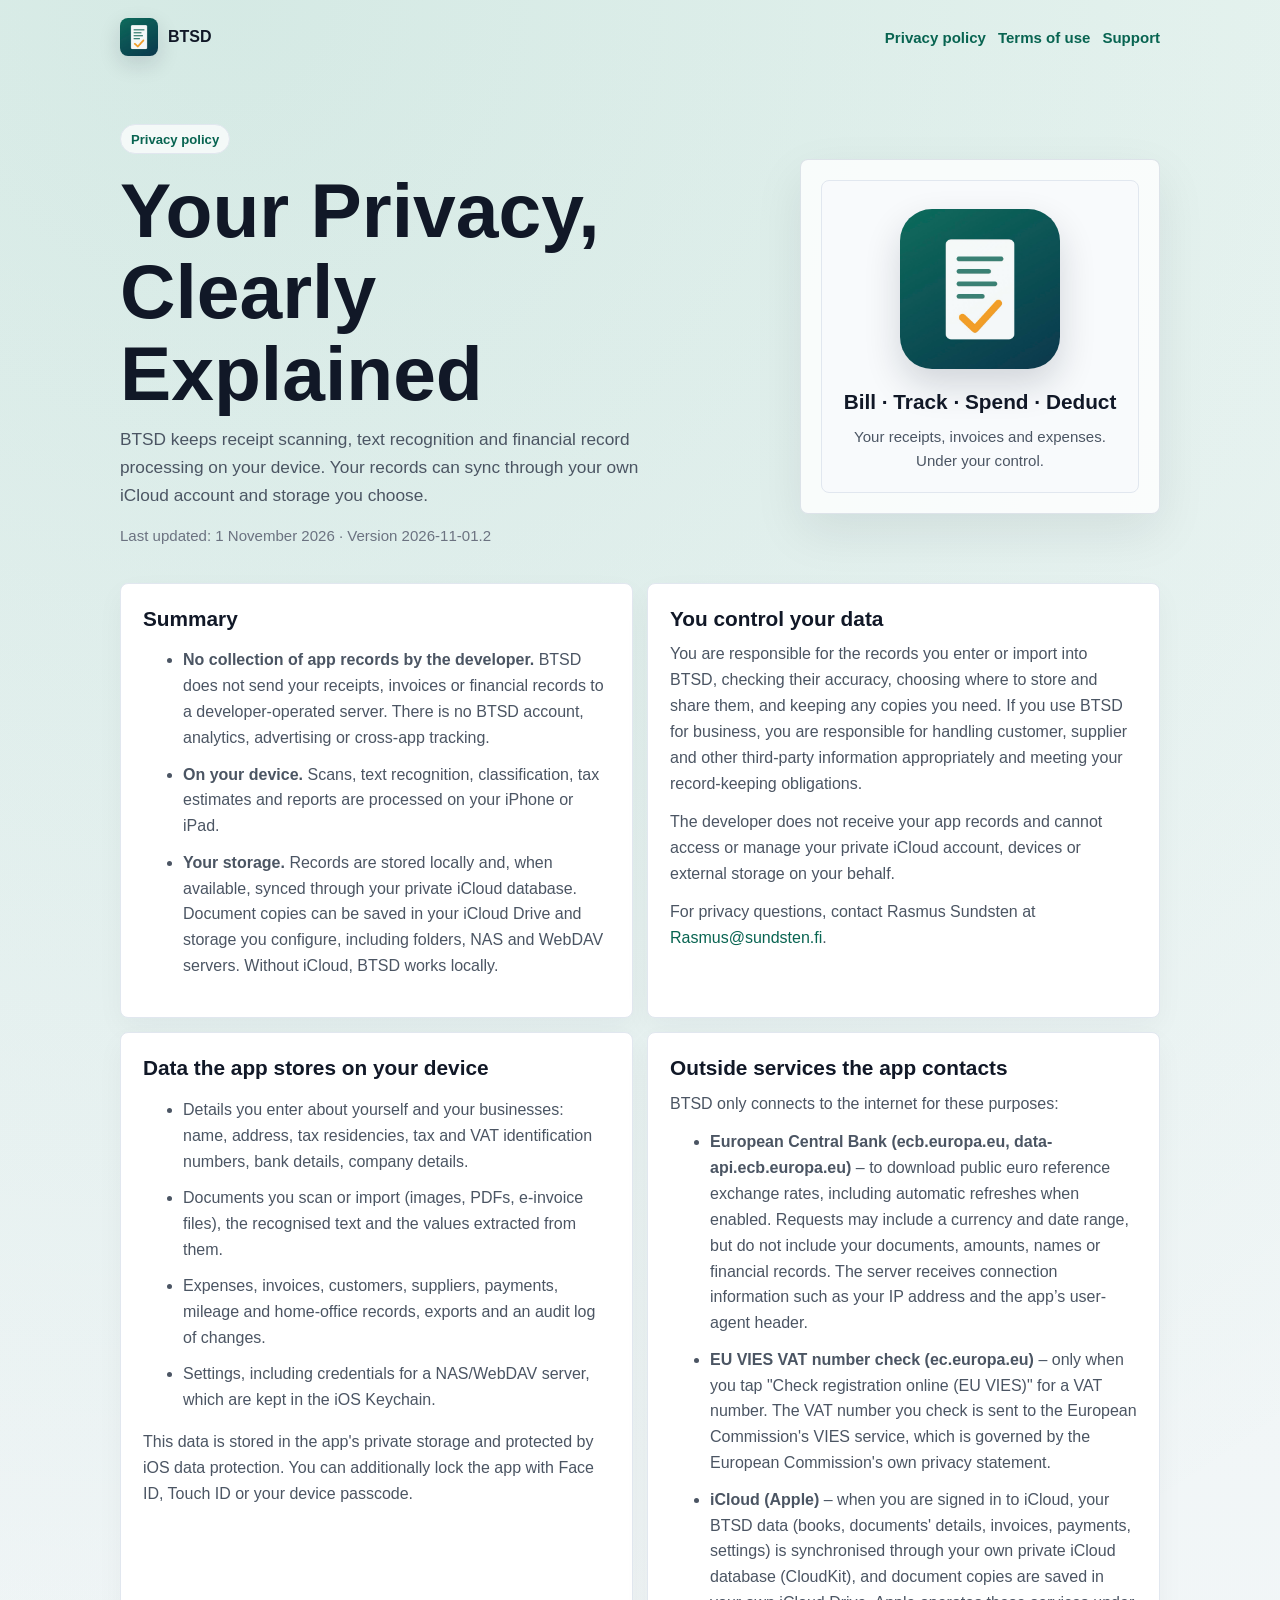
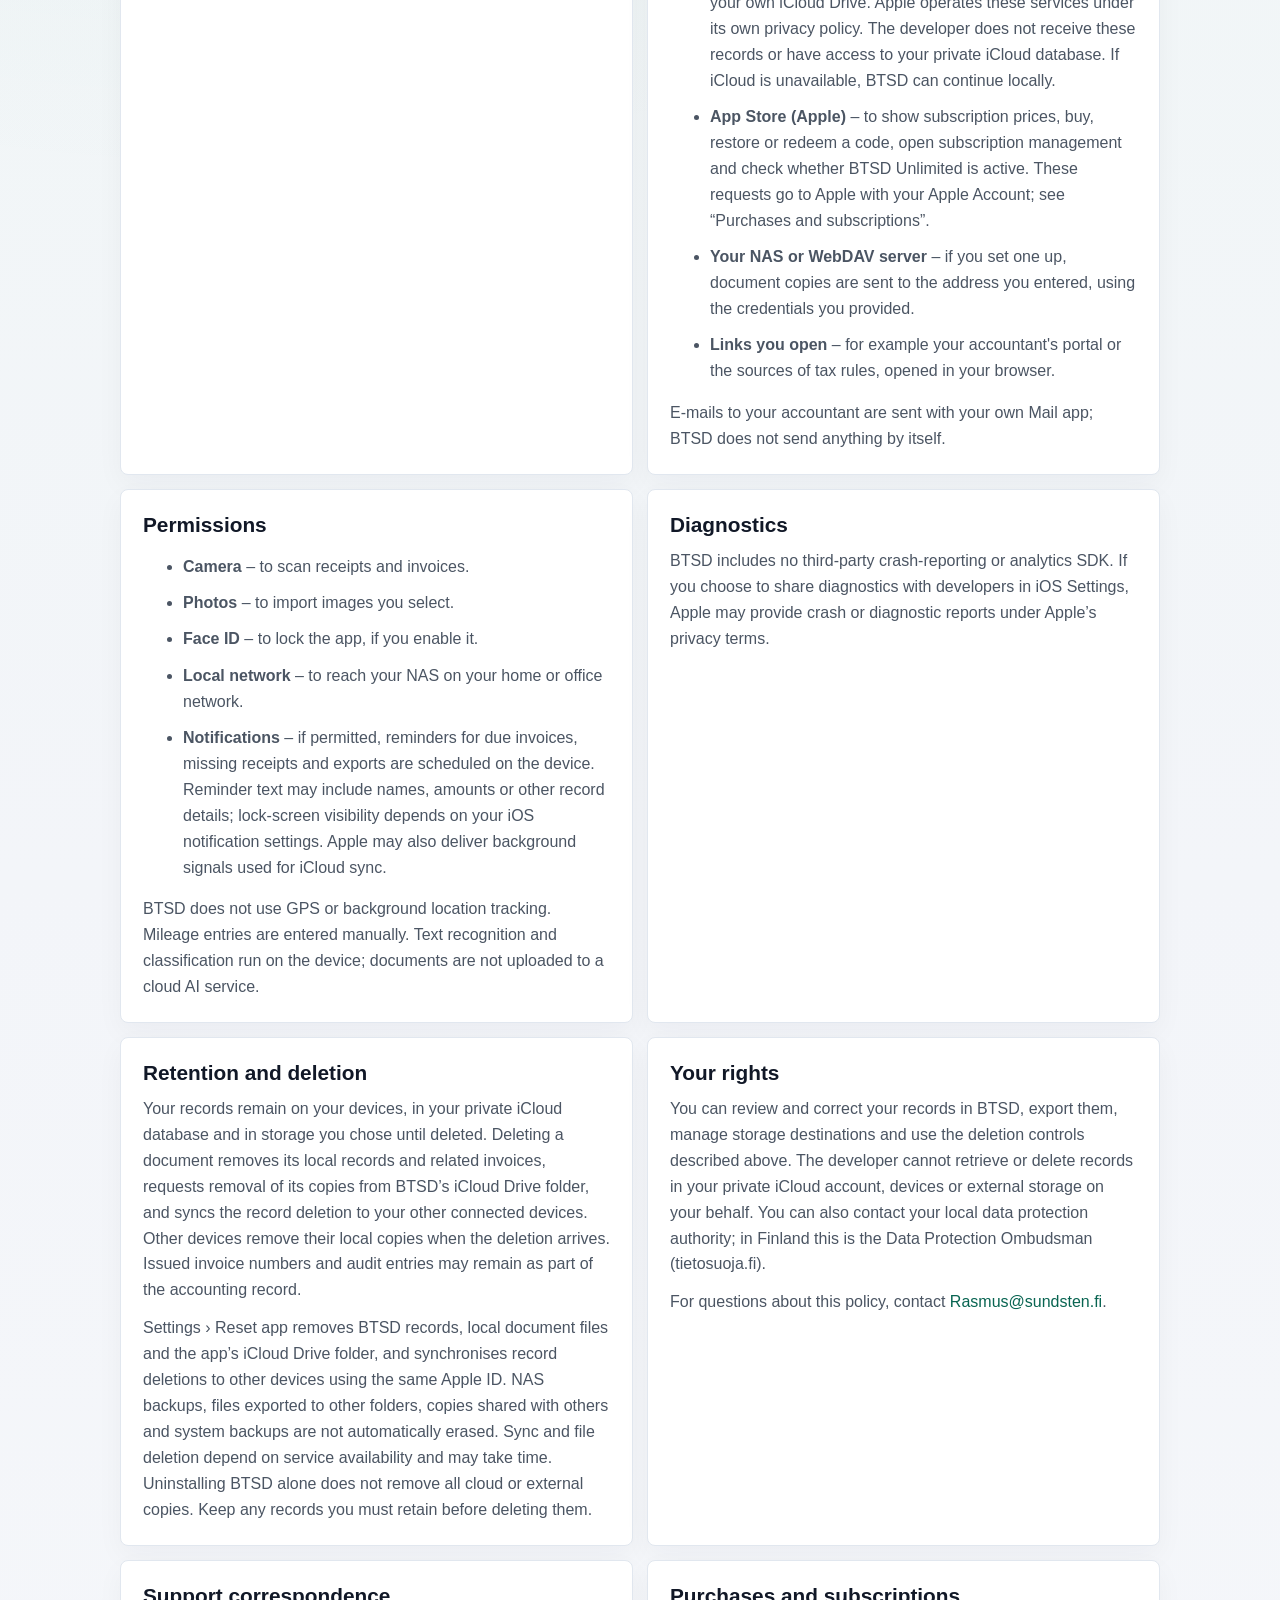
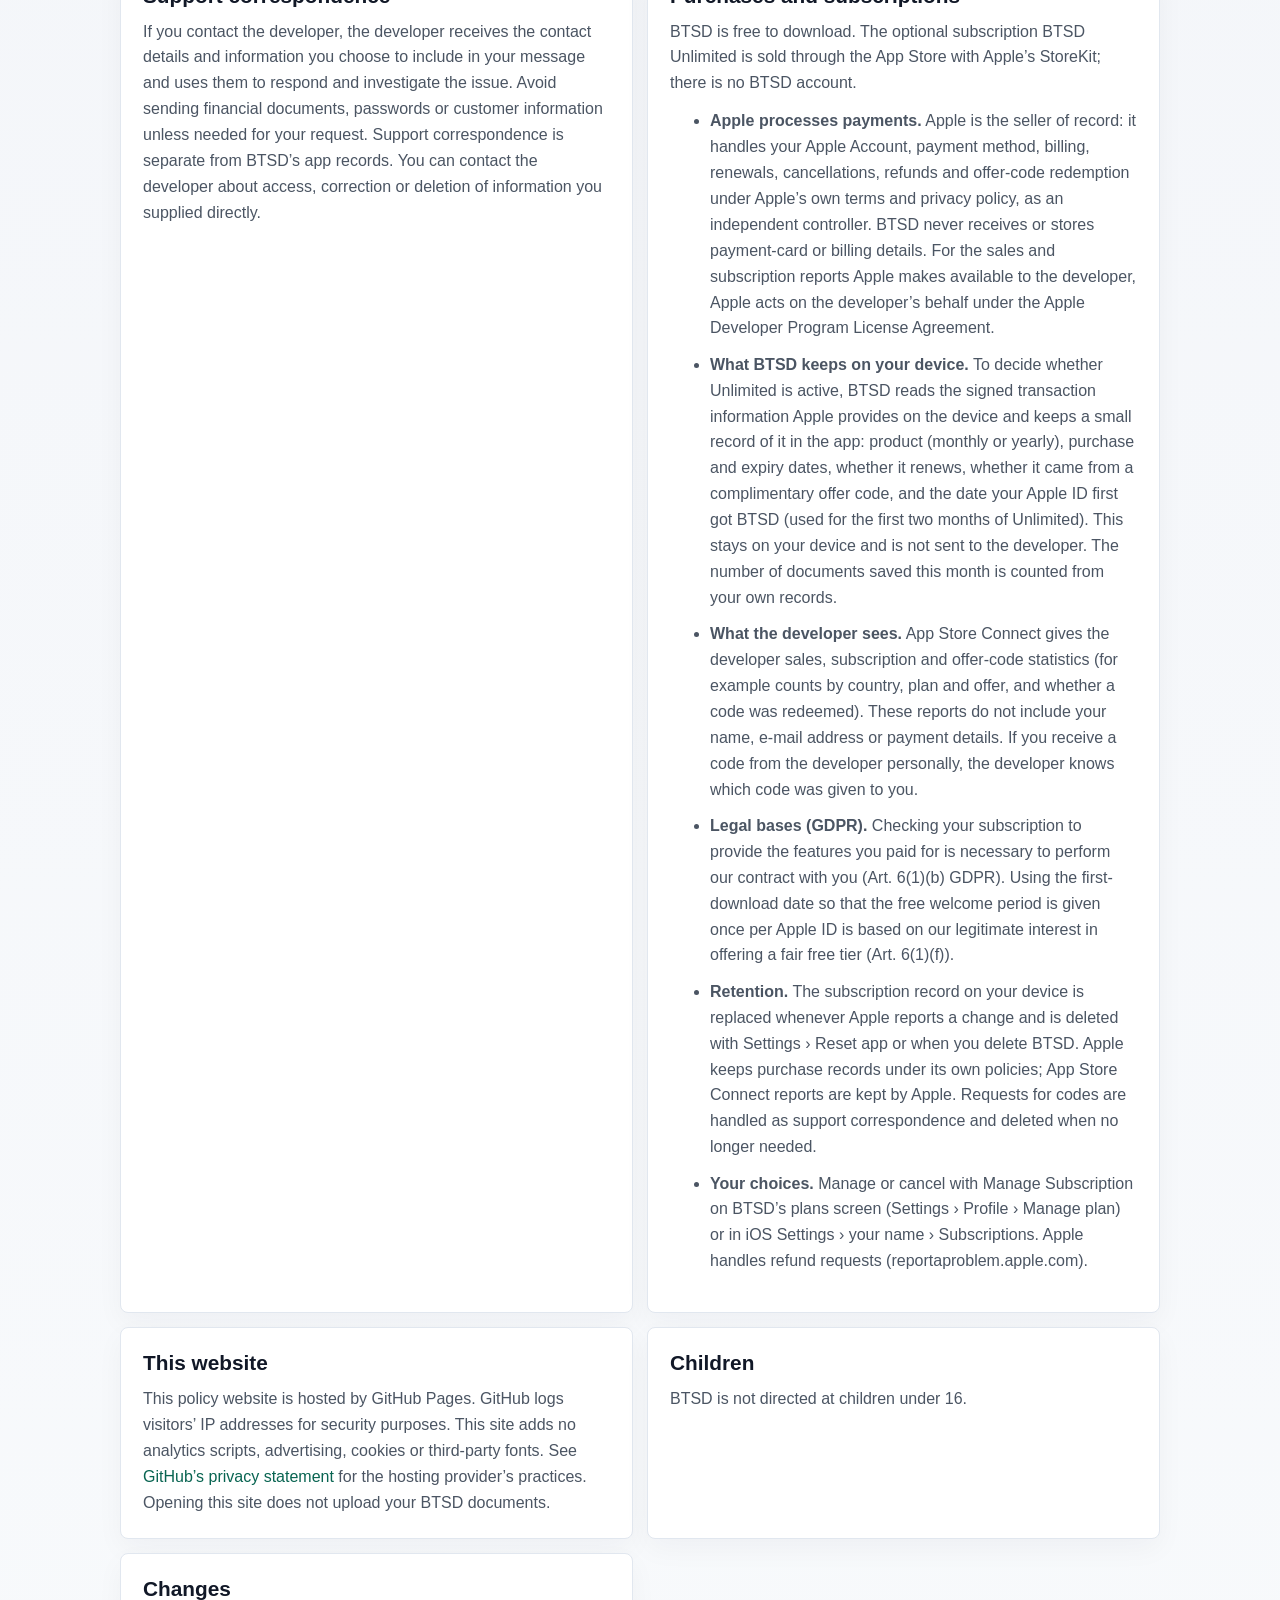
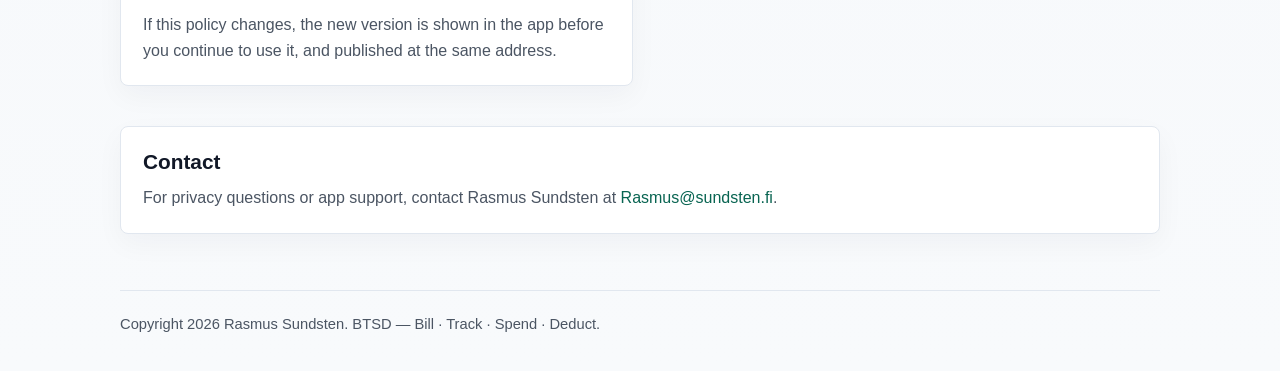
<file: index.html>
<!doctype html>
<html lang="en"><head>
<meta charset="utf-8"><meta name="viewport" content="width=device-width, initial-scale=1">
<meta name="description" content="BTSD keeps receipt scanning, text recognition and financial record processing on your device. Your records can sync through your own iCloud account and storage you choose.">
<title>BTSD · Your Privacy, Clearly Explained</title><link rel="icon" type="image/png" href="./assets/btsd-icon.png">
<link rel="stylesheet" href="./styles.css"></head><body>
<header class="shell nav"><a class="brand" href="./"><img src="./assets/btsd-icon.png" alt=""><span>BTSD</span></a>
<nav class="nav-links" aria-label="Main navigation"><a href="./privacy-policy/">Privacy policy</a><a href="./terms.html">Terms of use</a><a href="./support/">Support</a></nav></header>
<main><section class="shell hero"><div class="hero-copy"><span class="pill">Privacy policy</span>
<h1>Your Privacy, Clearly Explained</h1><p class="lead">BTSD keeps receipt scanning, text recognition and financial record processing on your device. Your records can sync through your own iCloud account and storage you choose.</p><p class="meta">Last updated: 1 November 2026 · Version 2026-11-01.2</p></div>
<aside class="device" aria-label="BTSD app icon"><div class="device-screen"><img class="app-icon" src="./assets/btsd-icon.png" alt="BTSD app icon"><h2>Bill · Track · Spend · Deduct</h2><p>Your receipts, invoices and expenses.<br>Under your control.</p></div></aside></section>
<section class="shell policy-grid"><div class="grid"><article class="card"><h2>Summary</h2><ul>
<li><strong>No collection of app records by the developer.</strong> BTSD does not send your receipts, invoices or financial records to a developer-operated server. There is no BTSD account, analytics, advertising or cross-app tracking.</li>
<li><strong>On your device.</strong> Scans, text recognition, classification, tax estimates and reports are processed on your iPhone or iPad.</li>
<li><strong>Your storage.</strong> Records are stored locally and, when available, synced through your private iCloud database. Document copies can be saved in your iCloud Drive and storage you configure, including folders, NAS and WebDAV servers. Without iCloud, BTSD works locally.</li>
</ul></article>
<article class="card"><h2>You control your data</h2><p>You are responsible for the records you enter or import into BTSD, checking their accuracy, choosing where to store and share them, and keeping any copies you need. If you use BTSD for business, you are responsible for handling customer, supplier and other third-party information appropriately and meeting your record-keeping obligations.</p>
<p>The developer does not receive your app records and cannot access or manage your private iCloud account, devices or external storage on your behalf.</p>
<p>For privacy questions, contact Rasmus Sundsten at <a href="mailto:Rasmus@sundsten.fi">Rasmus@sundsten.fi</a>.</p></article>
<article class="card"><h2>Data the app stores on your device</h2><ul>
<li>Details you enter about yourself and your businesses: name, address, tax residencies, tax and VAT identification numbers, bank details, company details.</li>
<li>Documents you scan or import (images, PDFs, e-invoice files), the recognised text and the values extracted from them.</li>
<li>Expenses, invoices, customers, suppliers, payments, mileage and home-office records, exports and an audit log of changes.</li>
<li>Settings, including credentials for a NAS/WebDAV server, which are kept in the iOS Keychain.</li>
</ul>
<p>This data is stored in the app&#x27;s private storage and protected by iOS data protection. You can additionally lock the app with Face ID, Touch ID or your device passcode.</p></article>
<article class="card"><h2>Outside services the app contacts</h2><p>BTSD only connects to the internet for these purposes:</p>
<ul>
<li><strong>European Central Bank (ecb.europa.eu, data-api.ecb.europa.eu)</strong> – to download public euro reference exchange rates, including automatic refreshes when enabled. Requests may include a currency and date range, but do not include your documents, amounts, names or financial records. The server receives connection information such as your IP address and the app’s user-agent header.</li>
<li><strong>EU VIES VAT number check (ec.europa.eu)</strong> – only when you tap &quot;Check registration online (EU VIES)&quot; for a VAT number. The VAT number you check is sent to the European Commission&#x27;s VIES service, which is governed by the European Commission&#x27;s own privacy statement.</li>
<li><strong>iCloud (Apple)</strong> – when you are signed in to iCloud, your BTSD data (books, documents&#x27; details, invoices, payments, settings) is synchronised through your own private iCloud database (CloudKit), and document copies are saved in your own iCloud Drive. Apple operates these services under its own privacy policy. The developer does not receive these records or have access to your private iCloud database. If iCloud is unavailable, BTSD can continue locally.</li>
<li><strong>App Store (Apple)</strong> – to show subscription prices, buy, restore or redeem a code, open subscription management and check whether BTSD Unlimited is active. These requests go to Apple with your Apple Account; see “Purchases and subscriptions”.</li>
<li><strong>Your NAS or WebDAV server</strong> – if you set one up, document copies are sent to the address you entered, using the credentials you provided.</li>
<li><strong>Links you open</strong> – for example your accountant&#x27;s portal or the sources of tax rules, opened in your browser.</li>
</ul>
<p>E-mails to your accountant are sent with your own Mail app; BTSD does not send anything by itself.</p></article>
<article class="card"><h2>Permissions</h2><ul>
<li><strong>Camera</strong> – to scan receipts and invoices.</li>
<li><strong>Photos</strong> – to import images you select.</li>
<li><strong>Face ID</strong> – to lock the app, if you enable it.</li>
<li><strong>Local network</strong> – to reach your NAS on your home or office network.</li>
<li><strong>Notifications</strong> – if permitted, reminders for due invoices, missing receipts and exports are scheduled on the device. Reminder text may include names, amounts or other record details; lock-screen visibility depends on your iOS notification settings. Apple may also deliver background signals used for iCloud sync.</li>
</ul>
<p>BTSD does not use GPS or background location tracking. Mileage entries are entered manually. Text recognition and classification run on the device; documents are not uploaded to a cloud AI service.</p></article>
<article class="card"><h2>Diagnostics</h2><p>BTSD includes no third-party crash-reporting or analytics SDK. If you choose to share diagnostics with developers in iOS Settings, Apple may provide crash or diagnostic reports under Apple’s privacy terms.</p></article>
<article class="card"><h2>Retention and deletion</h2><p>Your records remain on your devices, in your private iCloud database and in storage you chose until deleted. Deleting a document removes its local records and related invoices, requests removal of its copies from BTSD’s iCloud Drive folder, and syncs the record deletion to your other connected devices. Other devices remove their local copies when the deletion arrives. Issued invoice numbers and audit entries may remain as part of the accounting record.</p>
<p>Settings › Reset app removes BTSD records, local document files and the app’s iCloud Drive folder, and synchronises record deletions to other devices using the same Apple ID. NAS backups, files exported to other folders, copies shared with others and system backups are not automatically erased. Sync and file deletion depend on service availability and may take time. Uninstalling BTSD alone does not remove all cloud or external copies. Keep any records you must retain before deleting them.</p></article>
<article class="card"><h2>Your rights</h2><p>You can review and correct your records in BTSD, export them, manage storage destinations and use the deletion controls described above. The developer cannot retrieve or delete records in your private iCloud account, devices or external storage on your behalf. You can also contact your local data protection authority; in Finland this is the Data Protection Ombudsman (tietosuoja.fi).</p>
<p>For questions about this policy, contact <a href="mailto:Rasmus@sundsten.fi">Rasmus@sundsten.fi</a>.</p></article>
<article class="card"><h2>Support correspondence</h2><p>If you contact the developer, the developer receives the contact details and information you choose to include in your message and uses them to respond and investigate the issue. Avoid sending financial documents, passwords or customer information unless needed for your request. Support correspondence is separate from BTSD’s app records. You can contact the developer about access, correction or deletion of information you supplied directly.</p></article>
<article class="card"><h2>Purchases and subscriptions</h2><p>BTSD is free to download. The optional subscription BTSD Unlimited is sold through the App Store with Apple’s StoreKit; there is no BTSD account.</p>
<ul>
<li><strong>Apple processes payments.</strong> Apple is the seller of record: it handles your Apple Account, payment method, billing, renewals, cancellations, refunds and offer-code redemption under Apple’s own terms and privacy policy, as an independent controller. BTSD never receives or stores payment-card or billing details. For the sales and subscription reports Apple makes available to the developer, Apple acts on the developer’s behalf under the Apple Developer Program License Agreement.</li>
<li><strong>What BTSD keeps on your device.</strong> To decide whether Unlimited is active, BTSD reads the signed transaction information Apple provides on the device and keeps a small record of it in the app: product (monthly or yearly), purchase and expiry dates, whether it renews, whether it came from a complimentary offer code, and the date your Apple ID first got BTSD (used for the first two months of Unlimited). This stays on your device and is not sent to the developer. The number of documents saved this month is counted from your own records.</li>
<li><strong>What the developer sees.</strong> App Store Connect gives the developer sales, subscription and offer-code statistics (for example counts by country, plan and offer, and whether a code was redeemed). These reports do not include your name, e-mail address or payment details. If you receive a code from the developer personally, the developer knows which code was given to you.</li>
<li><strong>Legal bases (GDPR).</strong> Checking your subscription to provide the features you paid for is necessary to perform our contract with you (Art. 6(1)(b) GDPR). Using the first-download date so that the free welcome period is given once per Apple ID is based on our legitimate interest in offering a fair free tier (Art. 6(1)(f)).</li>
<li><strong>Retention.</strong> The subscription record on your device is replaced whenever Apple reports a change and is deleted with Settings › Reset app or when you delete BTSD. Apple keeps purchase records under its own policies; App Store Connect reports are kept by Apple. Requests for codes are handled as support correspondence and deleted when no longer needed.</li>
<li><strong>Your choices.</strong> Manage or cancel with Manage Subscription on BTSD’s plans screen (Settings › Profile › Manage plan) or in iOS Settings › your name › Subscriptions. Apple handles refund requests (reportaproblem.apple.com).</li>
</ul></article>
<article class="card"><h2>This website</h2><p>This policy website is hosted by GitHub Pages. GitHub logs visitors’ IP addresses for security purposes. This site adds no analytics scripts, advertising, cookies or third-party fonts. See <a href="https://docs.github.com/en/site-policy/privacy-policies/github-general-privacy-statement">GitHub’s privacy statement</a> for the hosting provider’s practices. Opening this site does not upload your BTSD documents.</p></article>
<article class="card"><h2>Children</h2><p>BTSD is not directed at children under 16.</p></article>
<article class="card"><h2>Changes</h2><p>If this policy changes, the new version is shown in the app before you continue to use it, and published at the same address.</p></article></div></section>
<section class="shell contact"><article class="card"><h2>Contact</h2><p>For privacy questions or app support, contact Rasmus Sundsten at <a href="mailto:Rasmus@sundsten.fi">Rasmus@sundsten.fi</a>.</p></article></section></main>
<footer class="shell footer"><p>Copyright 2026 Rasmus Sundsten. BTSD — Bill · Track · Spend · Deduct.</p></footer></body></html>
</file>
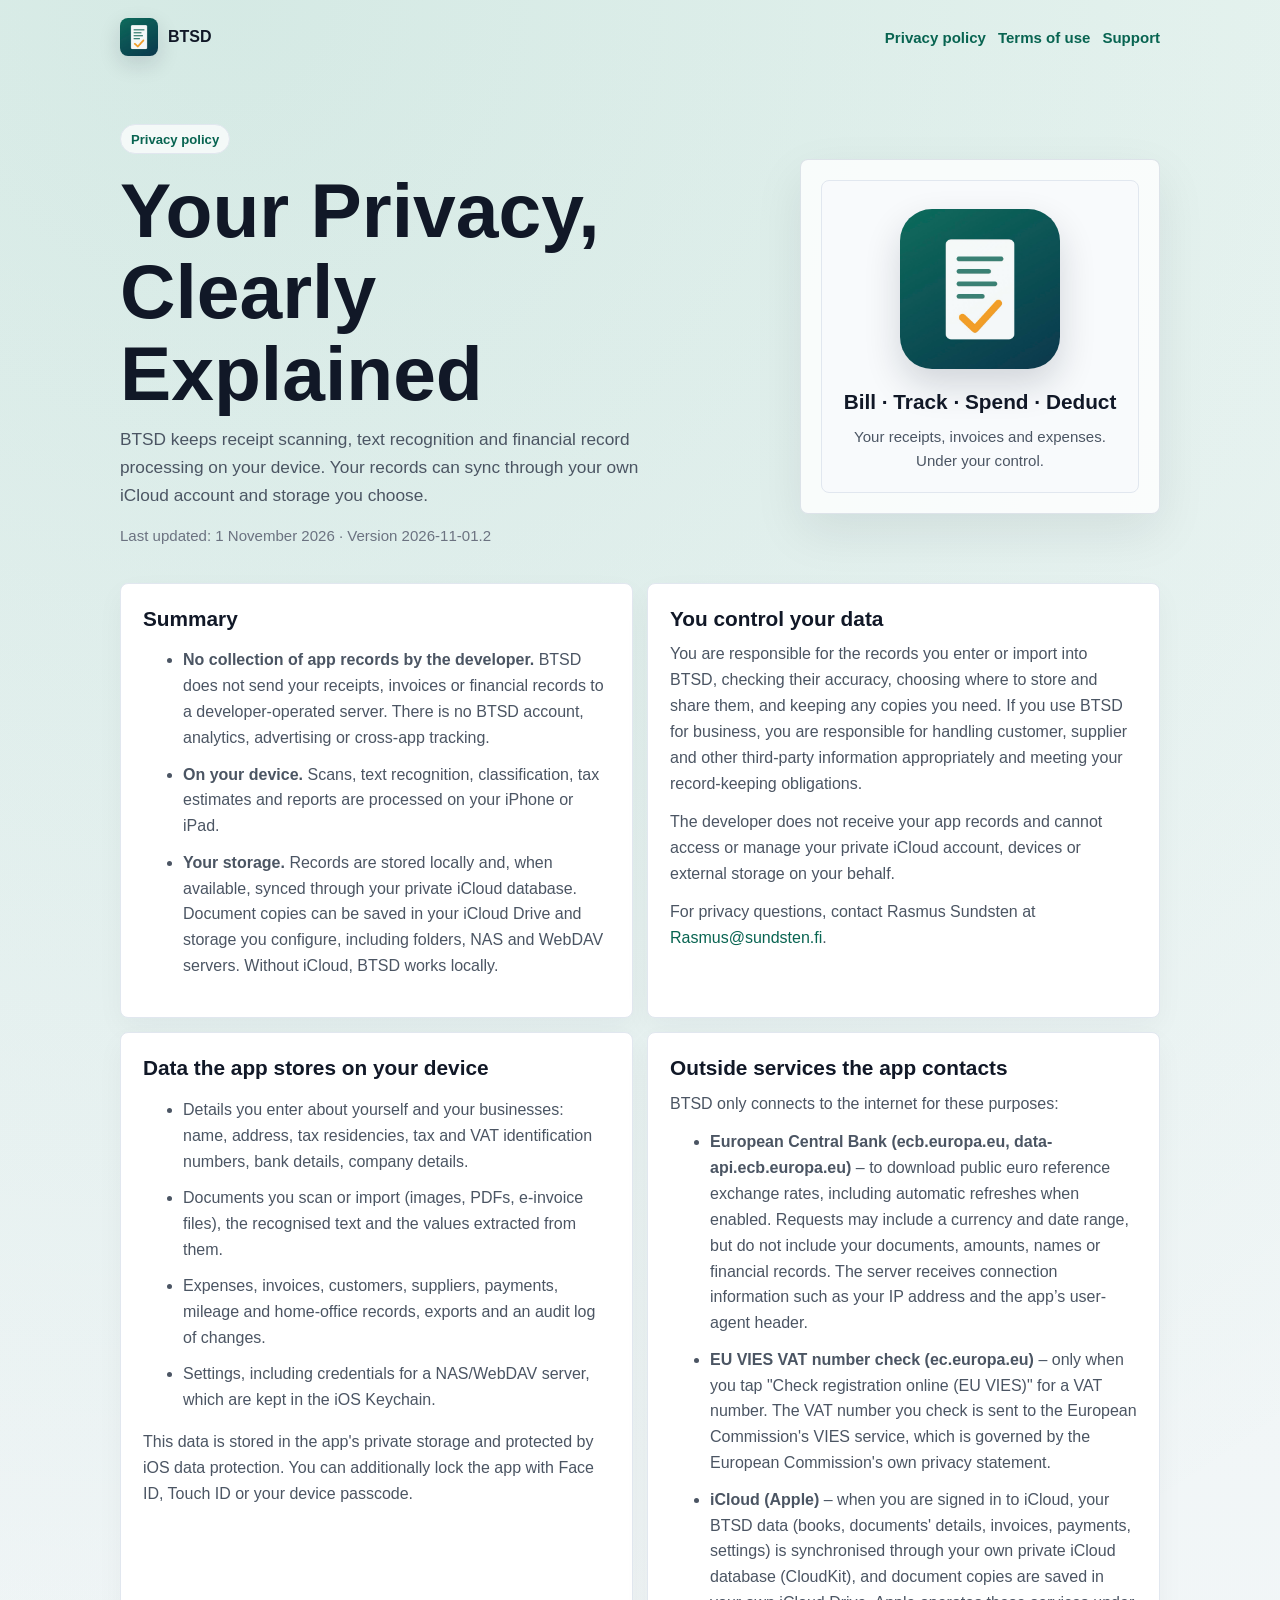
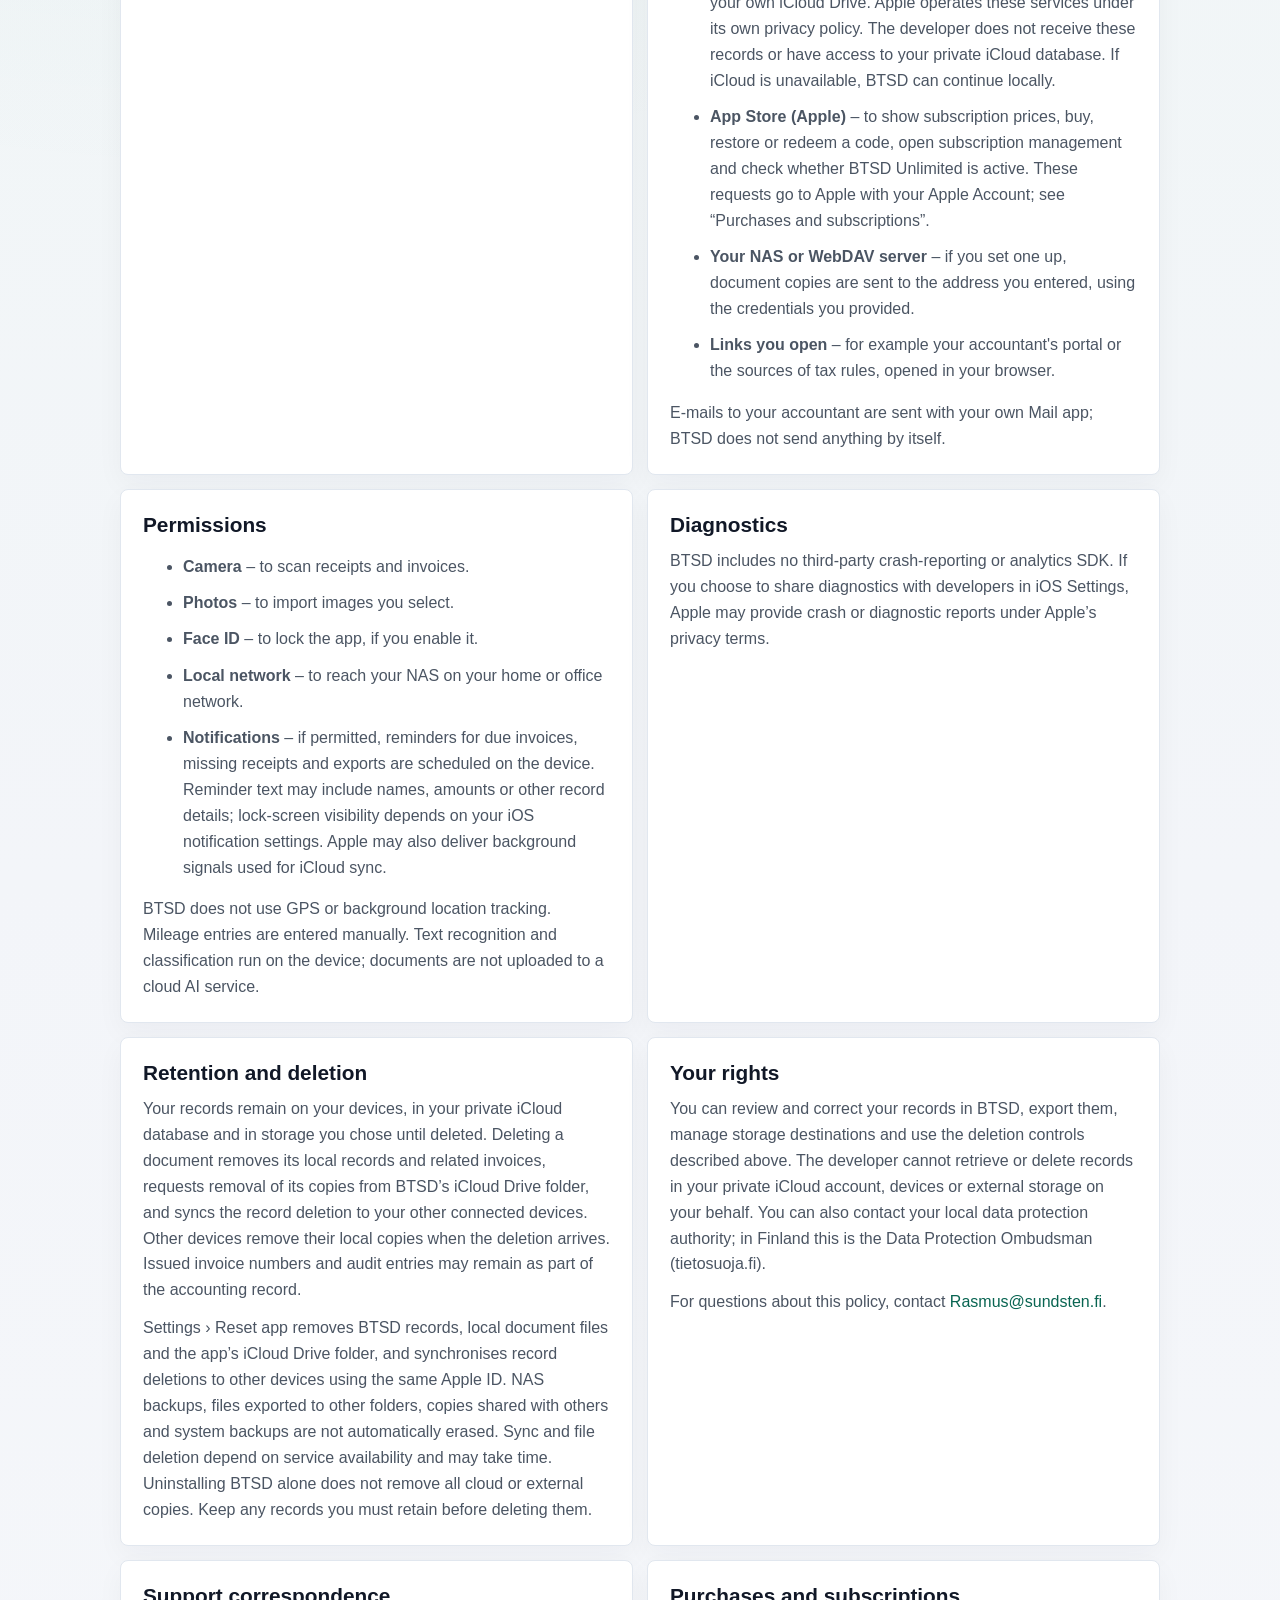
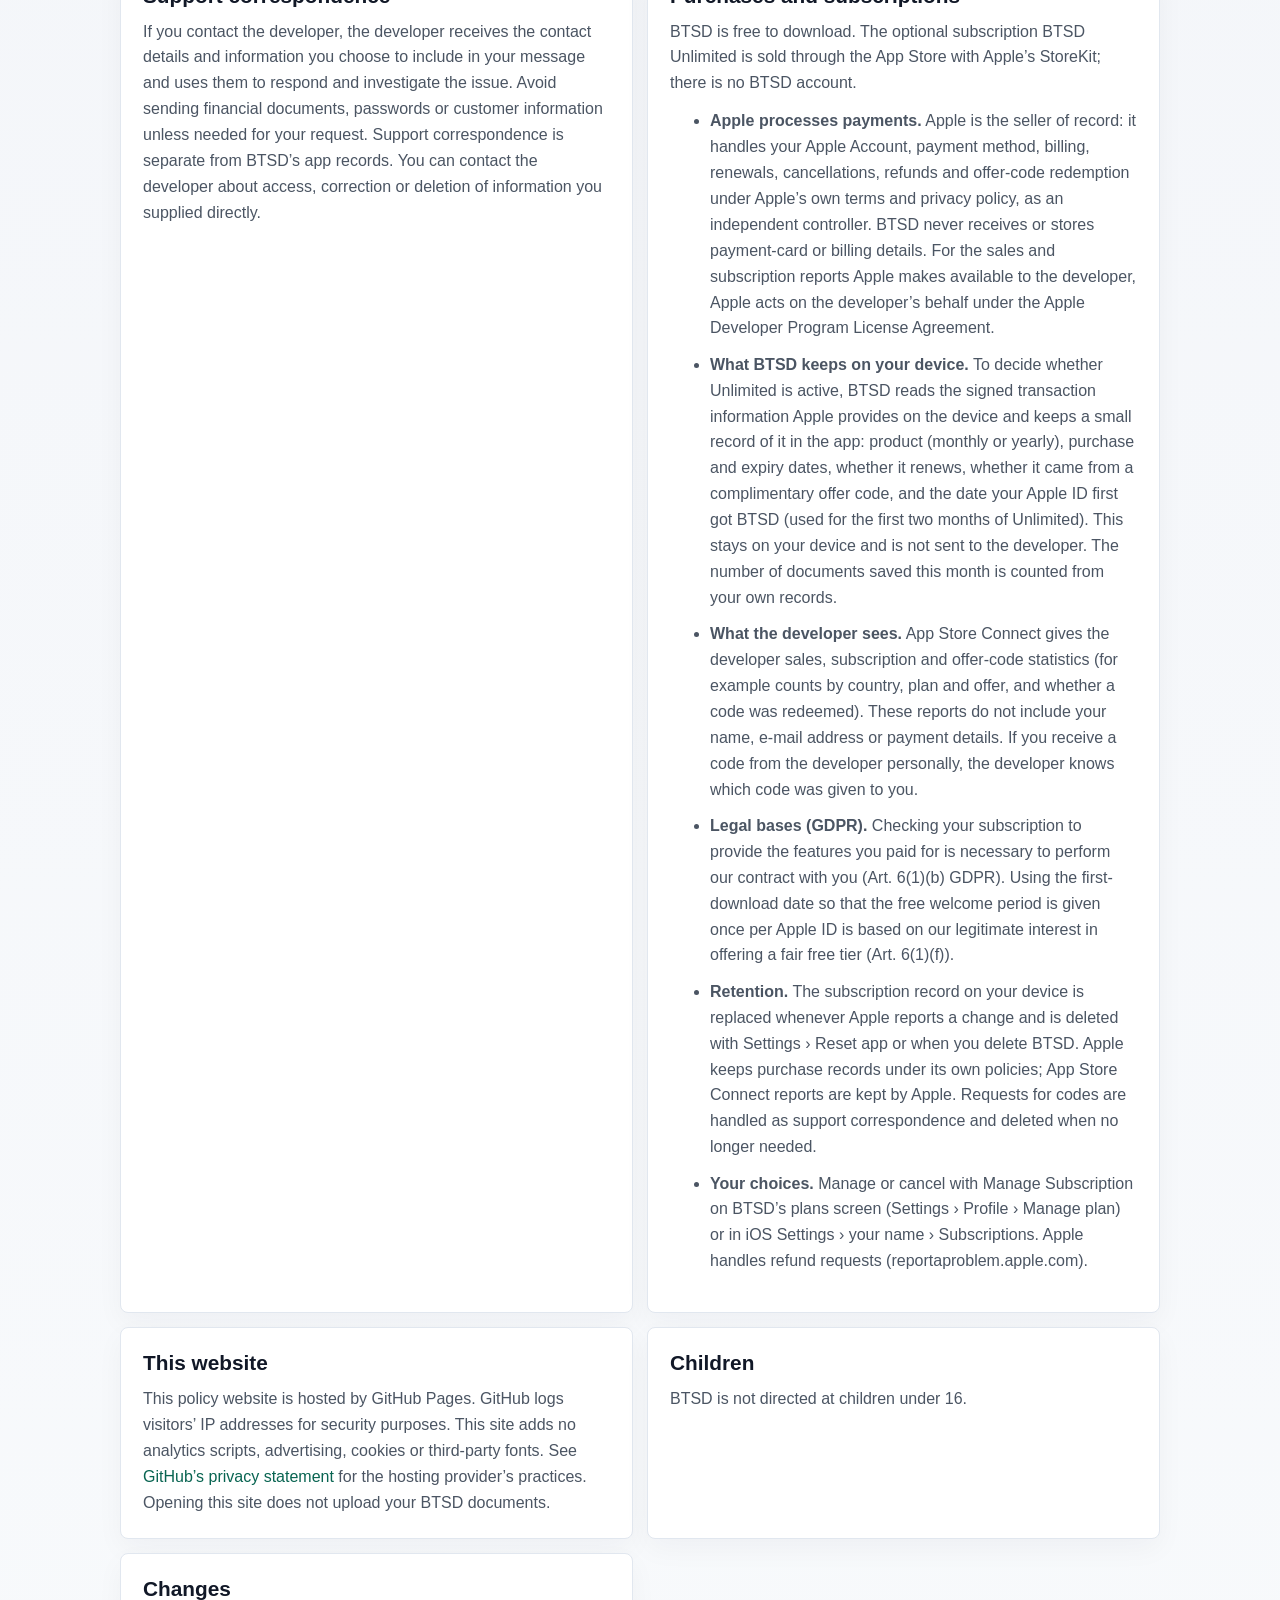
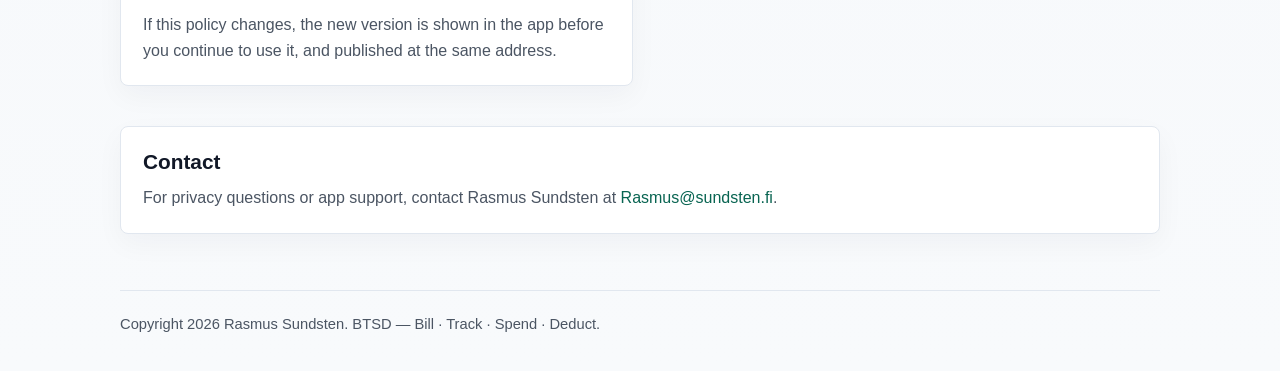
<file: privacy-policy/index.html>
<!doctype html>
<html lang="en"><head>
<meta charset="utf-8"><meta name="viewport" content="width=device-width, initial-scale=1">
<meta name="description" content="BTSD keeps receipt scanning, text recognition and financial record processing on your device. Your records can sync through your own iCloud account and storage you choose.">
<title>BTSD · Your Privacy, Clearly Explained</title><link rel="icon" type="image/png" href="../assets/btsd-icon.png">
<link rel="stylesheet" href="../styles.css"></head><body>
<header class="shell nav"><a class="brand" href="../"><img src="../assets/btsd-icon.png" alt=""><span>BTSD</span></a>
<nav class="nav-links" aria-label="Main navigation"><a href="../privacy-policy/">Privacy policy</a><a href="../terms.html">Terms of use</a><a href="../support/">Support</a></nav></header>
<main><section class="shell hero"><div class="hero-copy"><span class="pill">Privacy policy</span>
<h1>Your Privacy, Clearly Explained</h1><p class="lead">BTSD keeps receipt scanning, text recognition and financial record processing on your device. Your records can sync through your own iCloud account and storage you choose.</p><p class="meta">Last updated: 1 November 2026 · Version 2026-11-01.2</p></div>
<aside class="device" aria-label="BTSD app icon"><div class="device-screen"><img class="app-icon" src="../assets/btsd-icon.png" alt="BTSD app icon"><h2>Bill · Track · Spend · Deduct</h2><p>Your receipts, invoices and expenses.<br>Under your control.</p></div></aside></section>
<section class="shell policy-grid"><div class="grid"><article class="card"><h2>Summary</h2><ul>
<li><strong>No collection of app records by the developer.</strong> BTSD does not send your receipts, invoices or financial records to a developer-operated server. There is no BTSD account, analytics, advertising or cross-app tracking.</li>
<li><strong>On your device.</strong> Scans, text recognition, classification, tax estimates and reports are processed on your iPhone or iPad.</li>
<li><strong>Your storage.</strong> Records are stored locally and, when available, synced through your private iCloud database. Document copies can be saved in your iCloud Drive and storage you configure, including folders, NAS and WebDAV servers. Without iCloud, BTSD works locally.</li>
</ul></article>
<article class="card"><h2>You control your data</h2><p>You are responsible for the records you enter or import into BTSD, checking their accuracy, choosing where to store and share them, and keeping any copies you need. If you use BTSD for business, you are responsible for handling customer, supplier and other third-party information appropriately and meeting your record-keeping obligations.</p>
<p>The developer does not receive your app records and cannot access or manage your private iCloud account, devices or external storage on your behalf.</p>
<p>For privacy questions, contact Rasmus Sundsten at <a href="mailto:Rasmus@sundsten.fi">Rasmus@sundsten.fi</a>.</p></article>
<article class="card"><h2>Data the app stores on your device</h2><ul>
<li>Details you enter about yourself and your businesses: name, address, tax residencies, tax and VAT identification numbers, bank details, company details.</li>
<li>Documents you scan or import (images, PDFs, e-invoice files), the recognised text and the values extracted from them.</li>
<li>Expenses, invoices, customers, suppliers, payments, mileage and home-office records, exports and an audit log of changes.</li>
<li>Settings, including credentials for a NAS/WebDAV server, which are kept in the iOS Keychain.</li>
</ul>
<p>This data is stored in the app&#x27;s private storage and protected by iOS data protection. You can additionally lock the app with Face ID, Touch ID or your device passcode.</p></article>
<article class="card"><h2>Outside services the app contacts</h2><p>BTSD only connects to the internet for these purposes:</p>
<ul>
<li><strong>European Central Bank (ecb.europa.eu, data-api.ecb.europa.eu)</strong> – to download public euro reference exchange rates, including automatic refreshes when enabled. Requests may include a currency and date range, but do not include your documents, amounts, names or financial records. The server receives connection information such as your IP address and the app’s user-agent header.</li>
<li><strong>EU VIES VAT number check (ec.europa.eu)</strong> – only when you tap &quot;Check registration online (EU VIES)&quot; for a VAT number. The VAT number you check is sent to the European Commission&#x27;s VIES service, which is governed by the European Commission&#x27;s own privacy statement.</li>
<li><strong>iCloud (Apple)</strong> – when you are signed in to iCloud, your BTSD data (books, documents&#x27; details, invoices, payments, settings) is synchronised through your own private iCloud database (CloudKit), and document copies are saved in your own iCloud Drive. Apple operates these services under its own privacy policy. The developer does not receive these records or have access to your private iCloud database. If iCloud is unavailable, BTSD can continue locally.</li>
<li><strong>App Store (Apple)</strong> – to show subscription prices, buy, restore or redeem a code, open subscription management and check whether BTSD Unlimited is active. These requests go to Apple with your Apple Account; see “Purchases and subscriptions”.</li>
<li><strong>Your NAS or WebDAV server</strong> – if you set one up, document copies are sent to the address you entered, using the credentials you provided.</li>
<li><strong>Links you open</strong> – for example your accountant&#x27;s portal or the sources of tax rules, opened in your browser.</li>
</ul>
<p>E-mails to your accountant are sent with your own Mail app; BTSD does not send anything by itself.</p></article>
<article class="card"><h2>Permissions</h2><ul>
<li><strong>Camera</strong> – to scan receipts and invoices.</li>
<li><strong>Photos</strong> – to import images you select.</li>
<li><strong>Face ID</strong> – to lock the app, if you enable it.</li>
<li><strong>Local network</strong> – to reach your NAS on your home or office network.</li>
<li><strong>Notifications</strong> – if permitted, reminders for due invoices, missing receipts and exports are scheduled on the device. Reminder text may include names, amounts or other record details; lock-screen visibility depends on your iOS notification settings. Apple may also deliver background signals used for iCloud sync.</li>
</ul>
<p>BTSD does not use GPS or background location tracking. Mileage entries are entered manually. Text recognition and classification run on the device; documents are not uploaded to a cloud AI service.</p></article>
<article class="card"><h2>Diagnostics</h2><p>BTSD includes no third-party crash-reporting or analytics SDK. If you choose to share diagnostics with developers in iOS Settings, Apple may provide crash or diagnostic reports under Apple’s privacy terms.</p></article>
<article class="card"><h2>Retention and deletion</h2><p>Your records remain on your devices, in your private iCloud database and in storage you chose until deleted. Deleting a document removes its local records and related invoices, requests removal of its copies from BTSD’s iCloud Drive folder, and syncs the record deletion to your other connected devices. Other devices remove their local copies when the deletion arrives. Issued invoice numbers and audit entries may remain as part of the accounting record.</p>
<p>Settings › Reset app removes BTSD records, local document files and the app’s iCloud Drive folder, and synchronises record deletions to other devices using the same Apple ID. NAS backups, files exported to other folders, copies shared with others and system backups are not automatically erased. Sync and file deletion depend on service availability and may take time. Uninstalling BTSD alone does not remove all cloud or external copies. Keep any records you must retain before deleting them.</p></article>
<article class="card"><h2>Your rights</h2><p>You can review and correct your records in BTSD, export them, manage storage destinations and use the deletion controls described above. The developer cannot retrieve or delete records in your private iCloud account, devices or external storage on your behalf. You can also contact your local data protection authority; in Finland this is the Data Protection Ombudsman (tietosuoja.fi).</p>
<p>For questions about this policy, contact <a href="mailto:Rasmus@sundsten.fi">Rasmus@sundsten.fi</a>.</p></article>
<article class="card"><h2>Support correspondence</h2><p>If you contact the developer, the developer receives the contact details and information you choose to include in your message and uses them to respond and investigate the issue. Avoid sending financial documents, passwords or customer information unless needed for your request. Support correspondence is separate from BTSD’s app records. You can contact the developer about access, correction or deletion of information you supplied directly.</p></article>
<article class="card"><h2>Purchases and subscriptions</h2><p>BTSD is free to download. The optional subscription BTSD Unlimited is sold through the App Store with Apple’s StoreKit; there is no BTSD account.</p>
<ul>
<li><strong>Apple processes payments.</strong> Apple is the seller of record: it handles your Apple Account, payment method, billing, renewals, cancellations, refunds and offer-code redemption under Apple’s own terms and privacy policy, as an independent controller. BTSD never receives or stores payment-card or billing details. For the sales and subscription reports Apple makes available to the developer, Apple acts on the developer’s behalf under the Apple Developer Program License Agreement.</li>
<li><strong>What BTSD keeps on your device.</strong> To decide whether Unlimited is active, BTSD reads the signed transaction information Apple provides on the device and keeps a small record of it in the app: product (monthly or yearly), purchase and expiry dates, whether it renews, whether it came from a complimentary offer code, and the date your Apple ID first got BTSD (used for the first two months of Unlimited). This stays on your device and is not sent to the developer. The number of documents saved this month is counted from your own records.</li>
<li><strong>What the developer sees.</strong> App Store Connect gives the developer sales, subscription and offer-code statistics (for example counts by country, plan and offer, and whether a code was redeemed). These reports do not include your name, e-mail address or payment details. If you receive a code from the developer personally, the developer knows which code was given to you.</li>
<li><strong>Legal bases (GDPR).</strong> Checking your subscription to provide the features you paid for is necessary to perform our contract with you (Art. 6(1)(b) GDPR). Using the first-download date so that the free welcome period is given once per Apple ID is based on our legitimate interest in offering a fair free tier (Art. 6(1)(f)).</li>
<li><strong>Retention.</strong> The subscription record on your device is replaced whenever Apple reports a change and is deleted with Settings › Reset app or when you delete BTSD. Apple keeps purchase records under its own policies; App Store Connect reports are kept by Apple. Requests for codes are handled as support correspondence and deleted when no longer needed.</li>
<li><strong>Your choices.</strong> Manage or cancel with Manage Subscription on BTSD’s plans screen (Settings › Profile › Manage plan) or in iOS Settings › your name › Subscriptions. Apple handles refund requests (reportaproblem.apple.com).</li>
</ul></article>
<article class="card"><h2>This website</h2><p>This policy website is hosted by GitHub Pages. GitHub logs visitors’ IP addresses for security purposes. This site adds no analytics scripts, advertising, cookies or third-party fonts. See <a href="https://docs.github.com/en/site-policy/privacy-policies/github-general-privacy-statement">GitHub’s privacy statement</a> for the hosting provider’s practices. Opening this site does not upload your BTSD documents.</p></article>
<article class="card"><h2>Children</h2><p>BTSD is not directed at children under 16.</p></article>
<article class="card"><h2>Changes</h2><p>If this policy changes, the new version is shown in the app before you continue to use it, and published at the same address.</p></article></div></section>
<section class="shell contact"><article class="card"><h2>Contact</h2><p>For privacy questions or app support, contact Rasmus Sundsten at <a href="mailto:Rasmus@sundsten.fi">Rasmus@sundsten.fi</a>.</p></article></section></main>
<footer class="shell footer"><p>Copyright 2026 Rasmus Sundsten. BTSD — Bill · Track · Spend · Deduct.</p></footer></body></html>
</file>
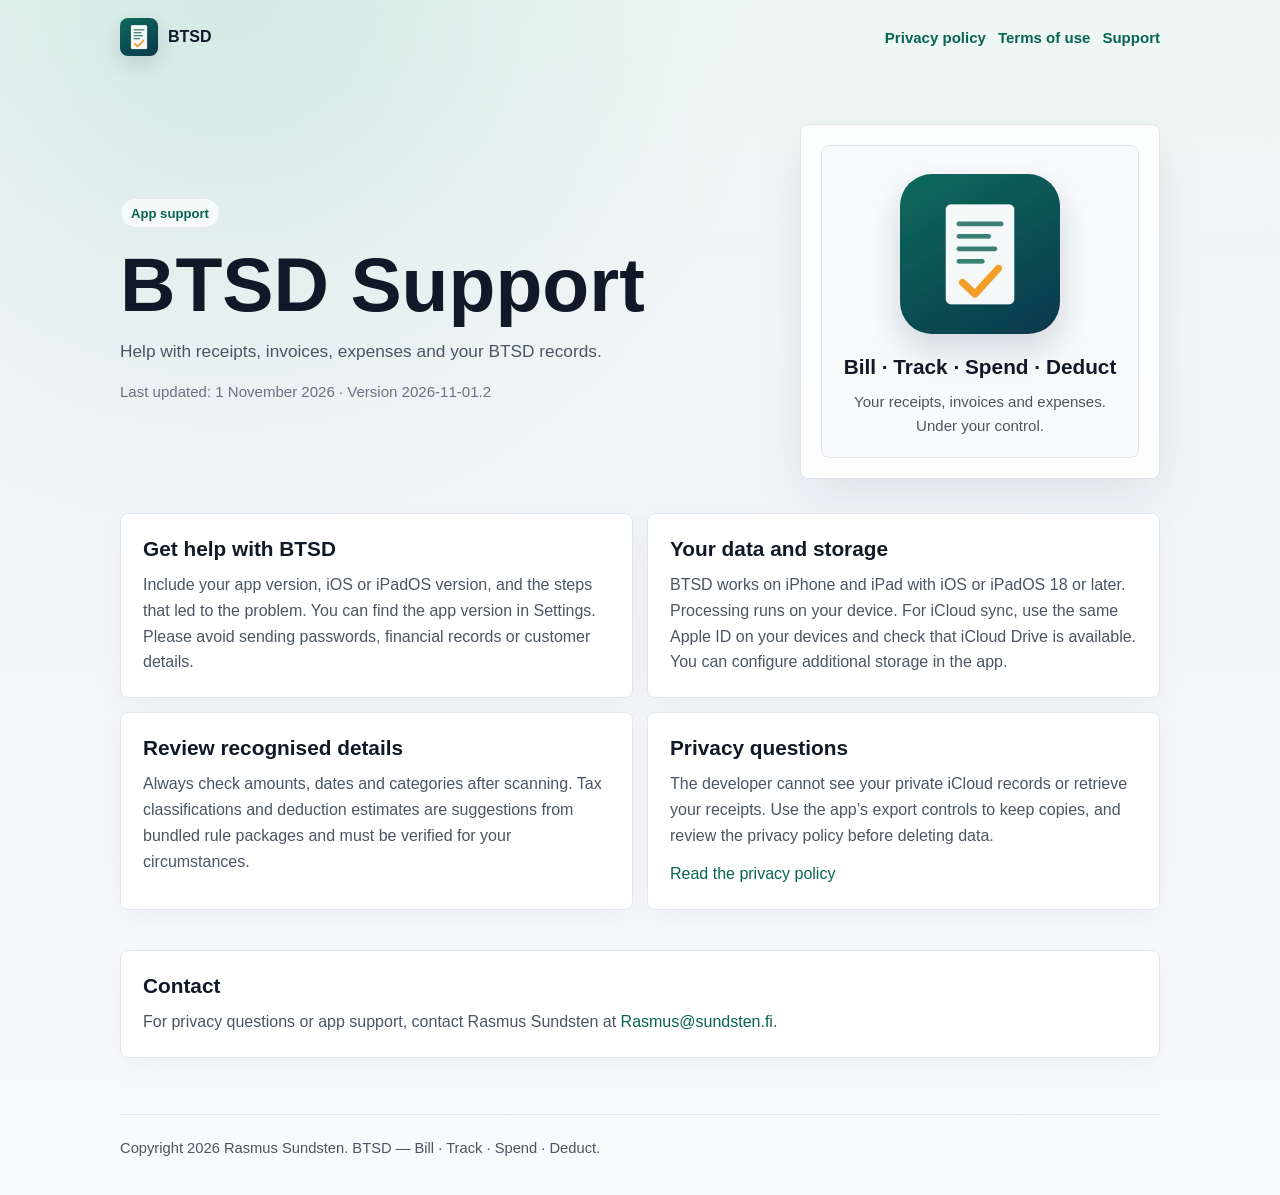
<file: support/index.html>
<!doctype html>
<html lang="en"><head>
<meta charset="utf-8"><meta name="viewport" content="width=device-width, initial-scale=1">
<meta name="description" content="Help with receipts, invoices, expenses and your BTSD records.">
<title>BTSD · BTSD Support</title><link rel="icon" type="image/png" href="../assets/btsd-icon.png">
<link rel="stylesheet" href="../styles.css"></head><body>
<header class="shell nav"><a class="brand" href="../"><img src="../assets/btsd-icon.png" alt=""><span>BTSD</span></a>
<nav class="nav-links" aria-label="Main navigation"><a href="../privacy-policy/">Privacy policy</a><a href="../terms.html">Terms of use</a><a href="../support/">Support</a></nav></header>
<main><section class="shell hero"><div class="hero-copy"><span class="pill">App support</span>
<h1>BTSD Support</h1><p class="lead">Help with receipts, invoices, expenses and your BTSD records.</p><p class="meta">Last updated: 1 November 2026 · Version 2026-11-01.2</p></div>
<aside class="device" aria-label="BTSD app icon"><div class="device-screen"><img class="app-icon" src="../assets/btsd-icon.png" alt="BTSD app icon"><h2>Bill · Track · Spend · Deduct</h2><p>Your receipts, invoices and expenses.<br>Under your control.</p></div></aside></section>
<section class="shell policy-grid"><div class="grid"><article class="card"><h2>Get help with BTSD</h2><p>Include your app version, iOS or iPadOS version, and the steps that led to the problem. You can find the app version in Settings. Please avoid sending passwords, financial records or customer details.</p></article>
<article class="card"><h2>Your data and storage</h2><p>BTSD works on iPhone and iPad with iOS or iPadOS 18 or later. Processing runs on your device. For iCloud sync, use the same Apple ID on your devices and check that iCloud Drive is available. You can configure additional storage in the app.</p></article>
<article class="card"><h2>Review recognised details</h2><p>Always check amounts, dates and categories after scanning. Tax classifications and deduction estimates are suggestions from bundled rule packages and must be verified for your circumstances.</p></article>
<article class="card"><h2>Privacy questions</h2><p>The developer cannot see your private iCloud records or retrieve your receipts. Use the app’s export controls to keep copies, and review the privacy policy before deleting data.</p><p><a href="../privacy-policy/">Read the privacy policy</a></p></article></div></section>
<section class="shell contact"><article class="card"><h2>Contact</h2><p>For privacy questions or app support, contact Rasmus Sundsten at <a href="mailto:Rasmus@sundsten.fi">Rasmus@sundsten.fi</a>.</p></article></section></main>
<footer class="shell footer"><p>Copyright 2026 Rasmus Sundsten. BTSD — Bill · Track · Spend · Deduct.</p></footer></body></html>
</file>
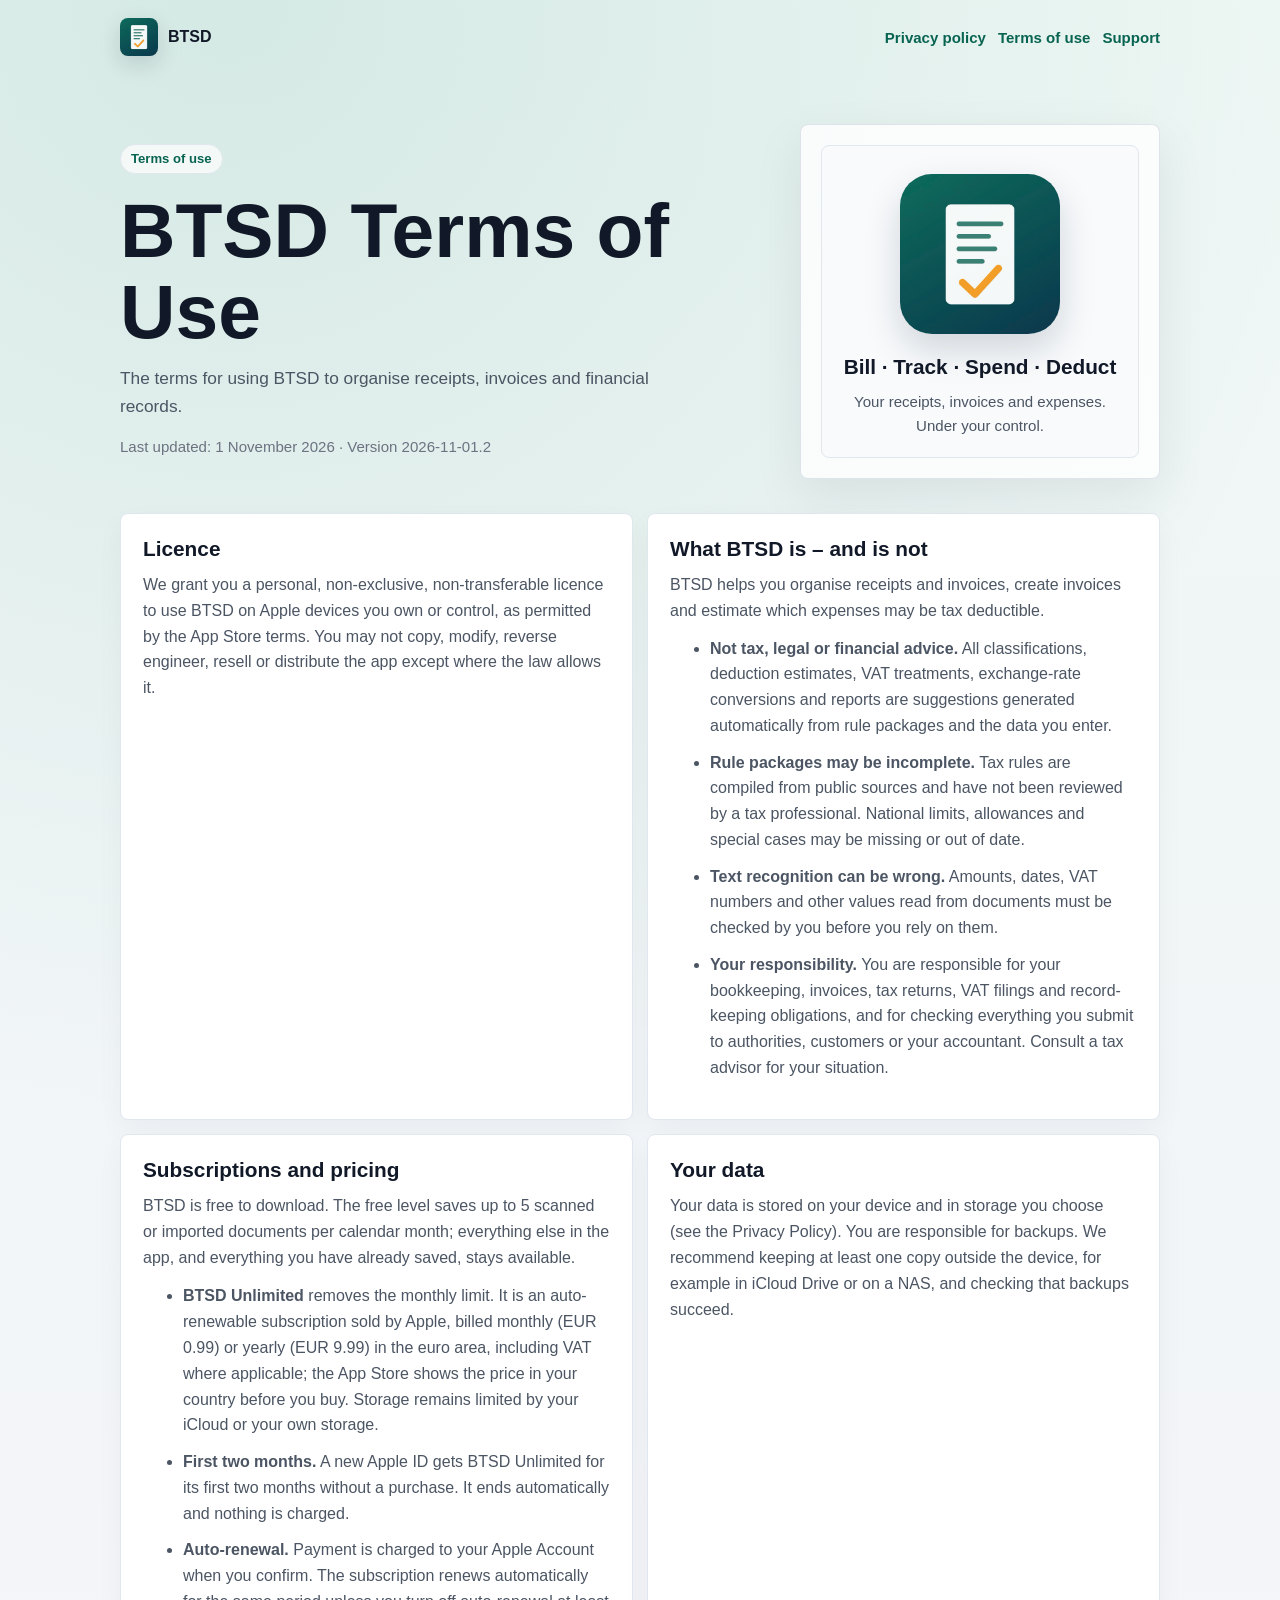
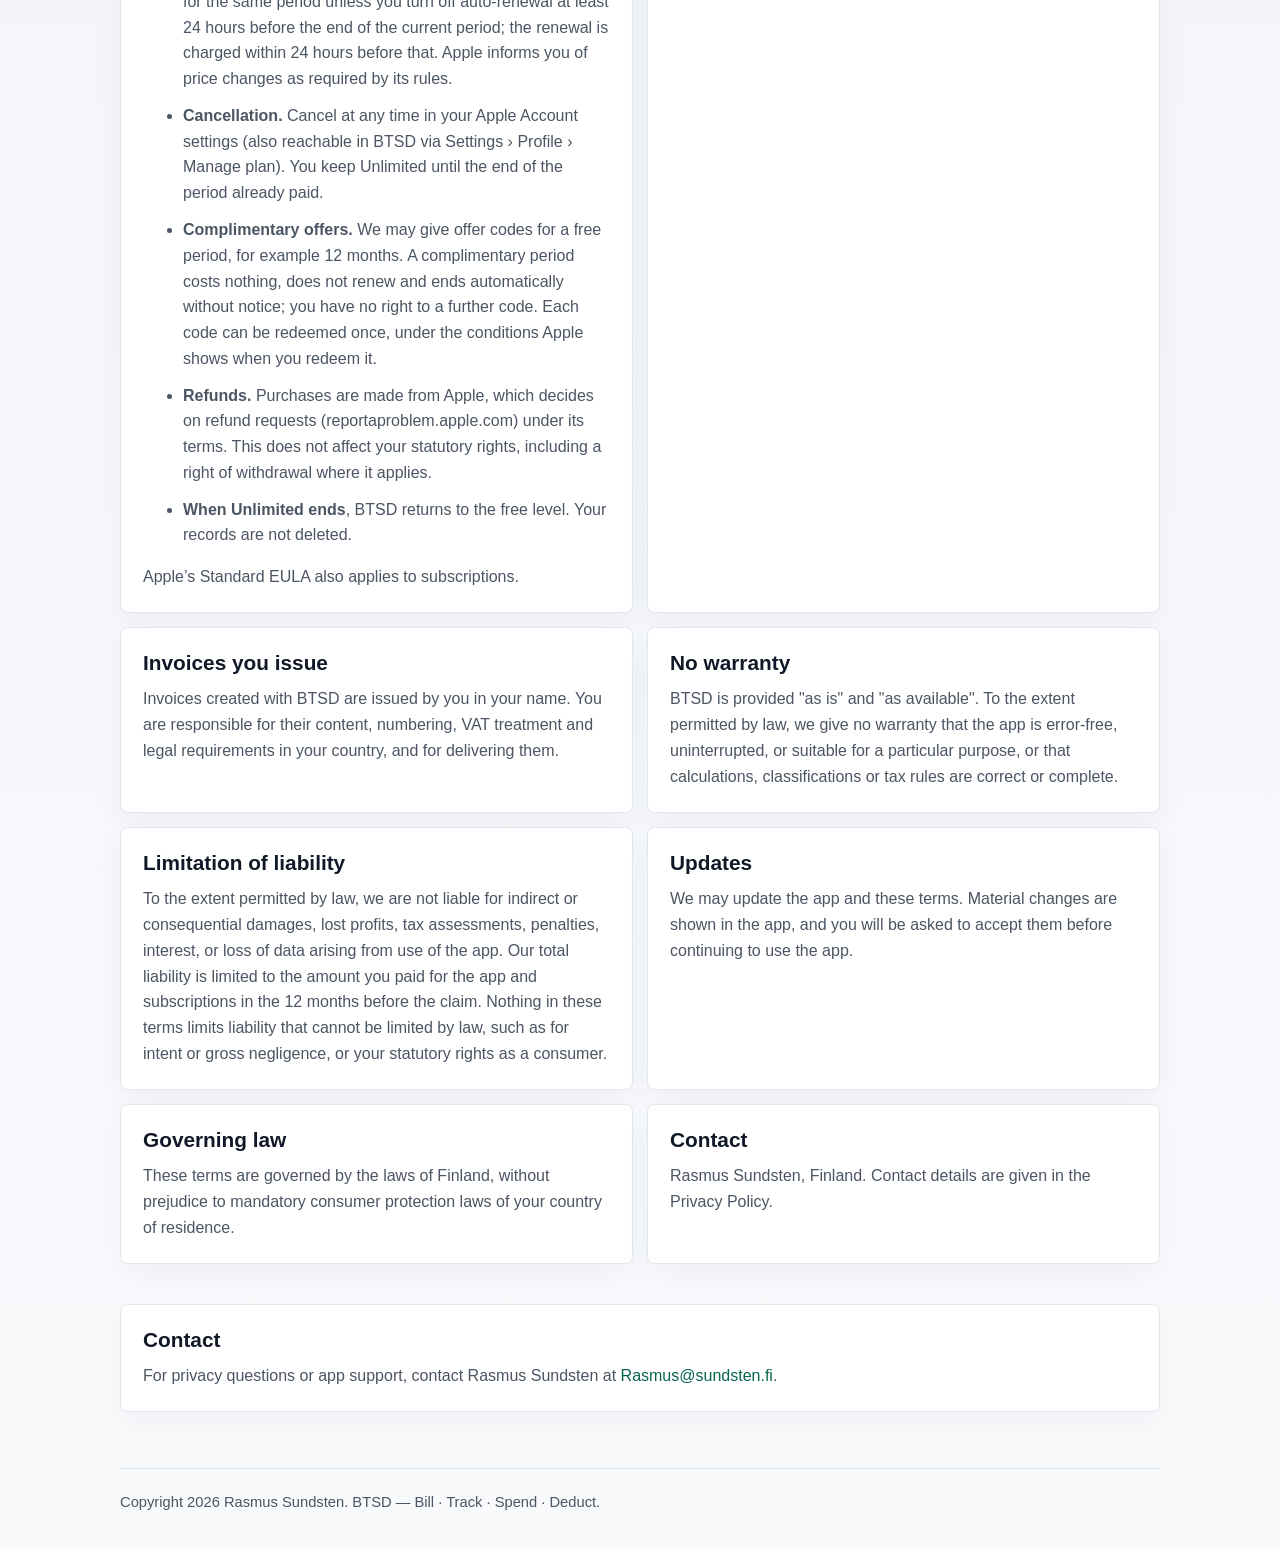
<file: terms.html>
<!doctype html>
<html lang="en"><head>
<meta charset="utf-8"><meta name="viewport" content="width=device-width, initial-scale=1">
<meta name="description" content="The terms for using BTSD to organise receipts, invoices and financial records.">
<title>BTSD · BTSD Terms of Use</title><link rel="icon" type="image/png" href="./assets/btsd-icon.png">
<link rel="stylesheet" href="./styles.css"></head><body>
<header class="shell nav"><a class="brand" href="./"><img src="./assets/btsd-icon.png" alt=""><span>BTSD</span></a>
<nav class="nav-links" aria-label="Main navigation"><a href="./privacy-policy/">Privacy policy</a><a href="./terms.html">Terms of use</a><a href="./support/">Support</a></nav></header>
<main><section class="shell hero"><div class="hero-copy"><span class="pill">Terms of use</span>
<h1>BTSD Terms of Use</h1><p class="lead">The terms for using BTSD to organise receipts, invoices and financial records.</p><p class="meta">Last updated: 1 November 2026 · Version 2026-11-01.2</p></div>
<aside class="device" aria-label="BTSD app icon"><div class="device-screen"><img class="app-icon" src="./assets/btsd-icon.png" alt="BTSD app icon"><h2>Bill · Track · Spend · Deduct</h2><p>Your receipts, invoices and expenses.<br>Under your control.</p></div></aside></section>
<section class="shell policy-grid"><div class="grid"><article class="card"><h2>Licence</h2><p>We grant you a personal, non-exclusive, non-transferable licence to use BTSD on Apple devices you own or control, as permitted by the App Store terms. You may not copy, modify, reverse engineer, resell or distribute the app except where the law allows it.</p></article>
<article class="card"><h2>What BTSD is – and is not</h2><p>BTSD helps you organise receipts and invoices, create invoices and estimate which expenses may be tax deductible.</p>
<ul>
<li><strong>Not tax, legal or financial advice.</strong> All classifications, deduction estimates, VAT treatments, exchange-rate conversions and reports are suggestions generated automatically from rule packages and the data you enter.</li>
<li><strong>Rule packages may be incomplete.</strong> Tax rules are compiled from public sources and have not been reviewed by a tax professional. National limits, allowances and special cases may be missing or out of date.</li>
<li><strong>Text recognition can be wrong.</strong> Amounts, dates, VAT numbers and other values read from documents must be checked by you before you rely on them.</li>
<li><strong>Your responsibility.</strong> You are responsible for your bookkeeping, invoices, tax returns, VAT filings and record-keeping obligations, and for checking everything you submit to authorities, customers or your accountant. Consult a tax advisor for your situation.</li>
</ul></article>
<article class="card"><h2>Subscriptions and pricing</h2><p>BTSD is free to download. The free level saves up to 5 scanned or imported documents per calendar month; everything else in the app, and everything you have already saved, stays available.</p>
<ul>
<li><strong>BTSD Unlimited</strong> removes the monthly limit. It is an auto-renewable subscription sold by Apple, billed monthly (EUR 0.99) or yearly (EUR 9.99) in the euro area, including VAT where applicable; the App Store shows the price in your country before you buy. Storage remains limited by your iCloud or your own storage.</li>
<li><strong>First two months.</strong> A new Apple ID gets BTSD Unlimited for its first two months without a purchase. It ends automatically and nothing is charged.</li>
<li><strong>Auto-renewal.</strong> Payment is charged to your Apple Account when you confirm. The subscription renews automatically for the same period unless you turn off auto-renewal at least 24 hours before the end of the current period; the renewal is charged within 24 hours before that. Apple informs you of price changes as required by its rules.</li>
<li><strong>Cancellation.</strong> Cancel at any time in your Apple Account settings (also reachable in BTSD via Settings › Profile › Manage plan). You keep Unlimited until the end of the period already paid.</li>
<li><strong>Complimentary offers.</strong> We may give offer codes for a free period, for example 12 months. A complimentary period costs nothing, does not renew and ends automatically without notice; you have no right to a further code. Each code can be redeemed once, under the conditions Apple shows when you redeem it.</li>
<li><strong>Refunds.</strong> Purchases are made from Apple, which decides on refund requests (reportaproblem.apple.com) under its terms. This does not affect your statutory rights, including a right of withdrawal where it applies.</li>
<li><strong>When Unlimited ends</strong>, BTSD returns to the free level. Your records are not deleted.</li>
</ul>
<p>Apple’s Standard EULA also applies to subscriptions.</p></article>
<article class="card"><h2>Your data</h2><p>Your data is stored on your device and in storage you choose (see the Privacy Policy). You are responsible for backups. We recommend keeping at least one copy outside the device, for example in iCloud Drive or on a NAS, and checking that backups succeed.</p></article>
<article class="card"><h2>Invoices you issue</h2><p>Invoices created with BTSD are issued by you in your name. You are responsible for their content, numbering, VAT treatment and legal requirements in your country, and for delivering them.</p></article>
<article class="card"><h2>No warranty</h2><p>BTSD is provided &quot;as is&quot; and &quot;as available&quot;. To the extent permitted by law, we give no warranty that the app is error-free, uninterrupted, or suitable for a particular purpose, or that calculations, classifications or tax rules are correct or complete.</p></article>
<article class="card"><h2>Limitation of liability</h2><p>To the extent permitted by law, we are not liable for indirect or consequential damages, lost profits, tax assessments, penalties, interest, or loss of data arising from use of the app. Our total liability is limited to the amount you paid for the app and subscriptions in the 12 months before the claim. Nothing in these terms limits liability that cannot be limited by law, such as for intent or gross negligence, or your statutory rights as a consumer.</p></article>
<article class="card"><h2>Updates</h2><p>We may update the app and these terms. Material changes are shown in the app, and you will be asked to accept them before continuing to use the app.</p></article>
<article class="card"><h2>Governing law</h2><p>These terms are governed by the laws of Finland, without prejudice to mandatory consumer protection laws of your country of residence.</p></article>
<article class="card"><h2>Contact</h2><p>Rasmus Sundsten, Finland. Contact details are given in the Privacy Policy.</p></article></div></section>
<section class="shell contact"><article class="card"><h2>Contact</h2><p>For privacy questions or app support, contact Rasmus Sundsten at <a href="mailto:Rasmus@sundsten.fi">Rasmus@sundsten.fi</a>.</p></article></section></main>
<footer class="shell footer"><p>Copyright 2026 Rasmus Sundsten. BTSD — Bill · Track · Spend · Deduct.</p></footer></body></html>
</file>
<file: styles.css>
:root {
  color-scheme: light;
  --bg: #f3f5f9;
  --panel: #ffffff;
  --ink: #111827;
  --muted: #4b5563;
  --soft: #6b7280;
  --line: #e1e7ef;
  --accent: #1769d1;
  --accent-strong: #0f4fac;
  --ok: #166534;
  --shadow: 0 18px 50px rgba(15, 23, 42, 0.08);
}

* {
  box-sizing: border-box;
}

html {
  scroll-behavior: smooth;
}

body {
  margin: 0;
  font-family: -apple-system, BlinkMacSystemFont, "SF Pro Text", "Segoe UI", Roboto, Arial, sans-serif;
  background:
    radial-gradient(circle at 18% 0%, rgba(23, 105, 209, 0.13), transparent 34%),
    linear-gradient(180deg, #eef3fb 0%, var(--bg) 48%, #f8fafc 100%);
  color: var(--ink);
}

a {
  color: var(--accent-strong);
  text-decoration: none;
}

a:hover {
  text-decoration: underline;
}

.shell {
  width: min(1040px, calc(100% - 32px));
  margin: 0 auto;
}

.nav {
  display: flex;
  align-items: center;
  justify-content: space-between;
  gap: 16px;
  padding: 18px 0;
}

.brand {
  display: inline-flex;
  align-items: center;
  gap: 10px;
  color: var(--ink);
  font-weight: 800;
}

.brand img {
  width: 38px;
  height: 38px;
  border-radius: 8px;
  box-shadow: 0 8px 22px rgba(15, 23, 42, 0.14);
}

.nav-links {
  display: flex;
  align-items: center;
  gap: 12px;
  font-size: 0.94rem;
  font-weight: 700;
}

.button {
  display: inline-flex;
  align-items: center;
  justify-content: center;
  min-height: 40px;
  padding: 0 14px;
  border: 1px solid rgba(23, 105, 209, 0.25);
  border-radius: 8px;
  background: var(--accent);
  color: #fff;
  font-weight: 800;
  box-shadow: 0 12px 28px rgba(23, 105, 209, 0.22);
}

.button:hover {
  text-decoration: none;
  background: var(--accent-strong);
}

.hero {
  display: grid;
  grid-template-columns: minmax(0, 1.1fr) minmax(260px, 0.9fr);
  gap: 28px;
  align-items: center;
  padding: 50px 0 34px;
}

.hero-copy {
  min-width: 0;
}

.pill {
  display: inline-flex;
  align-items: center;
  gap: 8px;
  min-height: 30px;
  padding: 0 10px;
  border: 1px solid var(--line);
  border-radius: 999px;
  background: rgba(255, 255, 255, 0.72);
  color: var(--accent-strong);
  font-size: 0.82rem;
  font-weight: 800;
}

h1 {
  margin: 16px 0 12px;
  font-size: clamp(2.35rem, 6vw, 4.8rem);
  line-height: 0.95;
  letter-spacing: 0;
}

h2 {
  margin: 0 0 10px;
  font-size: 1.3rem;
  line-height: 1.25;
}

p,
li {
  color: var(--muted);
  line-height: 1.62;
}

p {
  margin: 0;
}

.lead {
  max-width: 680px;
  font-size: 1.08rem;
}

.meta {
  margin-top: 14px;
  color: var(--soft);
  font-size: 0.94rem;
}

.device {
  justify-self: end;
  width: min(100%, 360px);
  border: 1px solid rgba(148, 163, 184, 0.28);
  border-radius: 8px;
  background: rgba(255, 255, 255, 0.8);
  box-shadow: var(--shadow);
  padding: 20px;
}

.device-screen {
  border: 1px solid var(--line);
  border-radius: 8px;
  background: #f8fafc;
  padding: 18px;
}

.app-icon {
  width: 82px;
  height: 82px;
  border-radius: 18px;
  display: block;
  margin-bottom: 18px;
  box-shadow: 0 16px 36px rgba(15, 23, 42, 0.16);
}

.mock-line {
  height: 10px;
  margin: 10px 0;
  border-radius: 999px;
  background: #d8e2ef;
}

.mock-line.short {
  width: 58%;
  background: rgba(23, 105, 209, 0.24);
}

.mock-row {
  display: grid;
  grid-template-columns: 1fr 64px;
  gap: 12px;
  align-items: center;
  margin-top: 18px;
  padding-top: 16px;
  border-top: 1px solid var(--line);
}

.mock-badge {
  min-height: 34px;
  border-radius: 8px;
  background: #e8f1ff;
}

.band {
  padding: 18px 0;
}

.card {
  background: var(--panel);
  border: 1px solid var(--line);
  border-radius: 8px;
  padding: 22px;
  box-shadow: 0 10px 28px rgba(15, 23, 42, 0.04);
}

.summary ul {
  margin: 8px 0 0;
  padding-left: 18px;
}

.summary li {
  margin: 6px 0;
  color: var(--ok);
  font-weight: 700;
}

.grid {
  display: grid;
  grid-template-columns: repeat(2, minmax(0, 1fr));
  gap: 14px;
}

.policy {
  display: grid;
  gap: 14px;
  padding: 16px 0 42px;
}

.contact {
  margin-bottom: 56px;
}

.footer {
  border-top: 1px solid var(--line);
  padding: 22px 0 34px;
  color: var(--soft);
  font-size: 0.92rem;
}

@media (max-width: 780px) {
  .shell {
    width: min(100% - 28px, 1040px);
  }

  .nav {
    align-items: flex-start;
    flex-direction: column;
  }

  .hero {
    grid-template-columns: 1fr;
    padding-top: 28px;
  }

  .device {
    justify-self: stretch;
    width: 100%;
  }

  .grid {
    grid-template-columns: 1fr;
  }
}


/* BTSD: the Alfa Omega layout with the app’s green accent. */
:root { --accent: #087c65; --accent-strong: #086451; }
body { background: radial-gradient(circle at 18% 0%,rgba(8,124,101,.11),transparent 34%),linear-gradient(180deg,#eef7f4 0%,var(--bg) 48%,#f8fafc 100%); }
.nav-links { flex-wrap: wrap; }
.hero h1 { line-height: 1.06; }
.hero .app-icon { width: 160px; height: 160px; margin: 10px auto 20px; border-radius: 32px; }
.device-screen { text-align: center; }
.device-screen p { font-size: .94rem; }
.card li { margin-bottom: .65rem; }
.card p + p, .card p + ul { margin-top: 12px; }
.grid .card { overflow-wrap: anywhere; }
.policy-grid { margin-bottom: 40px; }
a:focus-visible { outline: 3px solid var(--accent); outline-offset: 4px; }
</file>
